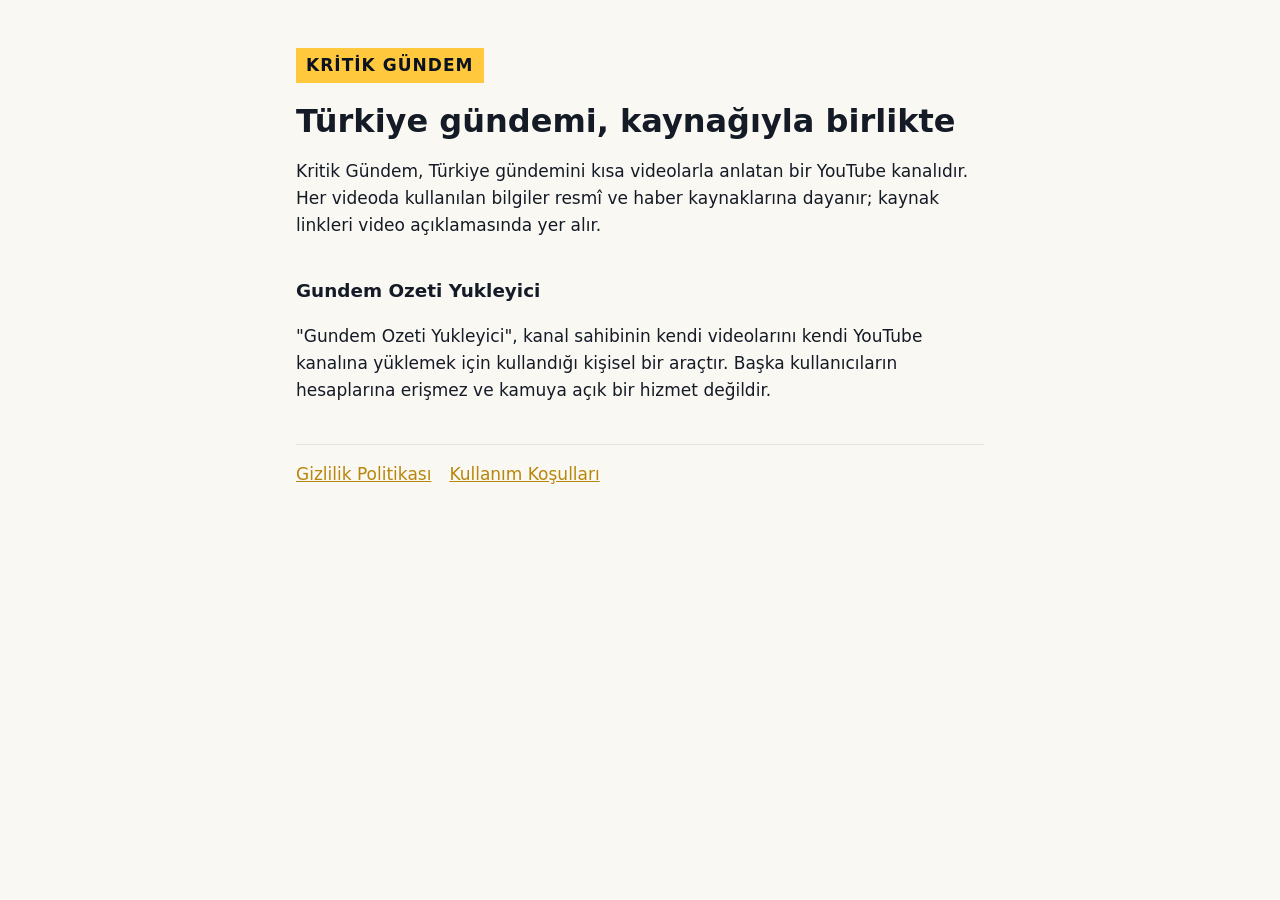
<file: index.html>
<!doctype html>
<html lang="tr"><head><meta charset="utf-8"><meta name="viewport" content="width=device-width,initial-scale=1">
<title>Kritik Gündem</title><link rel="stylesheet" href="stil.css"></head>
<body><main>
<span class="rozet">KRİTİK GÜNDEM</span>
<h1>Türkiye gündemi, kaynağıyla birlikte</h1>
<p>Kritik Gündem, Türkiye gündemini kısa videolarla anlatan bir YouTube kanalıdır. Her videoda kullanılan bilgiler
resmî ve haber kaynaklarına dayanır; kaynak linkleri video açıklamasında yer alır.</p>
<h2>Gundem Ozeti Yukleyici</h2>
<p>"Gundem Ozeti Yukleyici", kanal sahibinin kendi videolarını kendi YouTube kanalına yüklemek için kullandığı
kişisel bir araçtır. Başka kullanıcıların hesaplarına erişmez ve kamuya açık bir hizmet değildir.</p>
<nav><a href="gizlilik.html">Gizlilik Politikası</a><a href="kosullar.html">Kullanım Koşulları</a></nav>
</main></body></html>
</file>
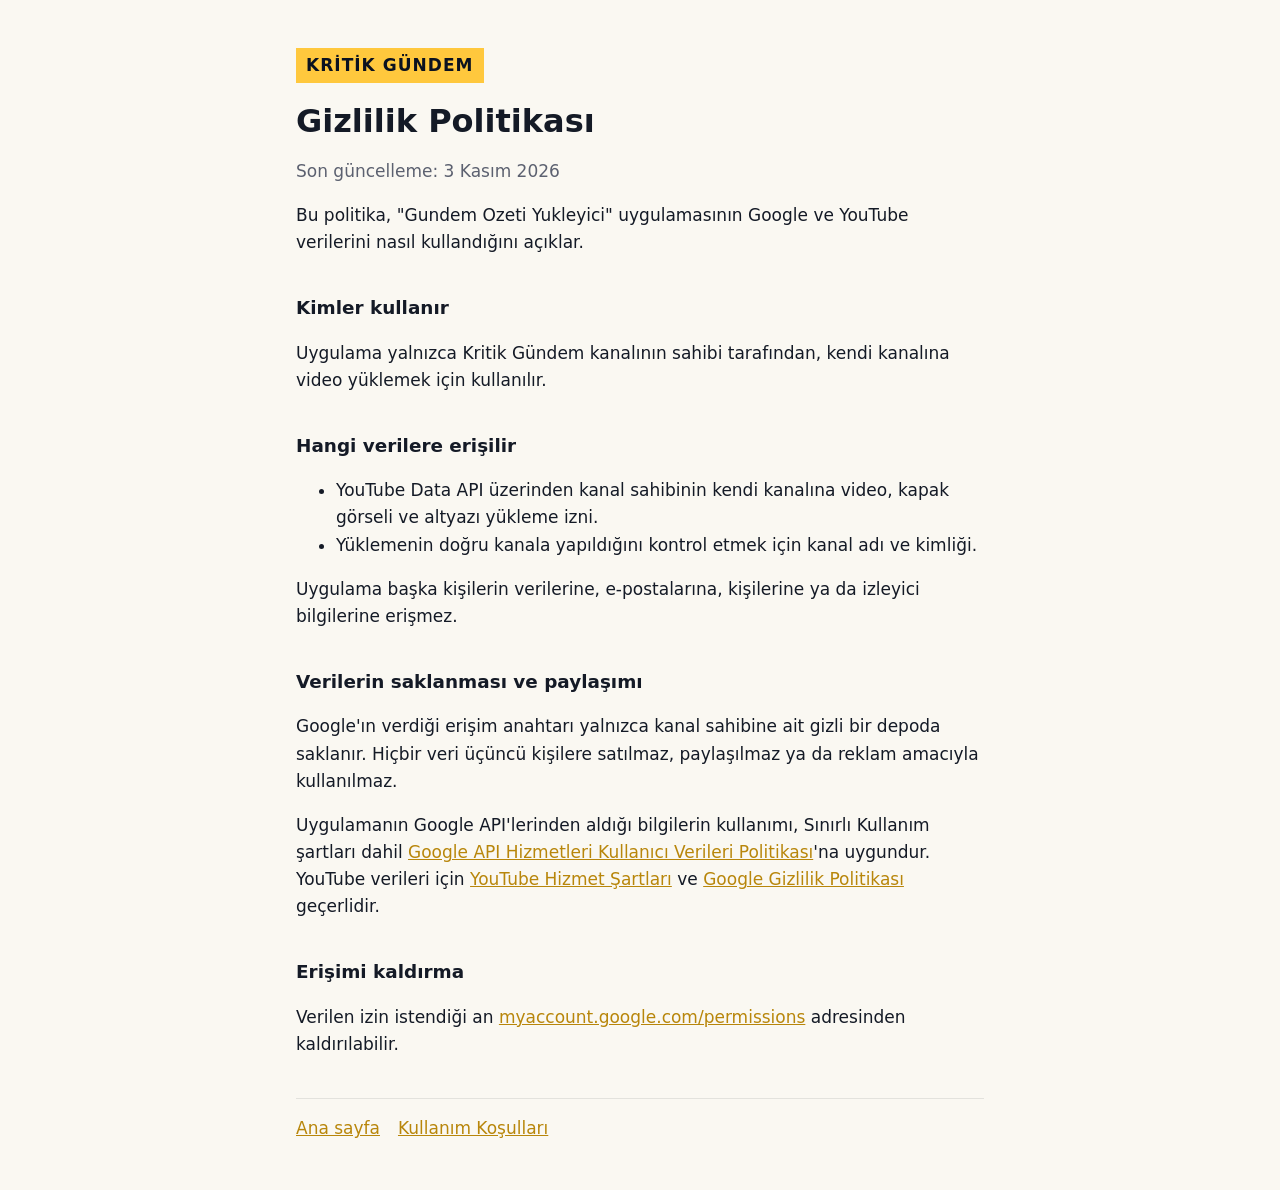
<file: gizlilik.html>
<!doctype html>
<html lang="tr"><head><meta charset="utf-8"><meta name="viewport" content="width=device-width,initial-scale=1">
<title>Gizlilik Politikası</title><link rel="stylesheet" href="stil.css"></head>
<body><main>
<span class="rozet">KRİTİK GÜNDEM</span>
<h1>Gizlilik Politikası</h1>
<p class="mut">Son güncelleme: 3 Kasım 2026</p>
<p>Bu politika, "Gundem Ozeti Yukleyici" uygulamasının Google ve YouTube verilerini nasıl kullandığını açıklar.</p>
<h2>Kimler kullanır</h2>
<p>Uygulama yalnızca Kritik Gündem kanalının sahibi tarafından, kendi kanalına video yüklemek için kullanılır.</p>
<h2>Hangi verilere erişilir</h2>
<ul>
<li>YouTube Data API üzerinden kanal sahibinin kendi kanalına video, kapak görseli ve altyazı yükleme izni.</li>
<li>Yüklemenin doğru kanala yapıldığını kontrol etmek için kanal adı ve kimliği.</li>
</ul>
<p>Uygulama başka kişilerin verilerine, e-postalarına, kişilerine ya da izleyici bilgilerine erişmez.</p>
<h2>Verilerin saklanması ve paylaşımı</h2>
<p>Google'ın verdiği erişim anahtarı yalnızca kanal sahibine ait gizli bir depoda saklanır. Hiçbir veri üçüncü
kişilere satılmaz, paylaşılmaz ya da reklam amacıyla kullanılmaz.</p>
<p>Uygulamanın Google API'lerinden aldığı bilgilerin kullanımı, Sınırlı Kullanım şartları dahil
<a href="https://developers.google.com/terms/api-services-user-data-policy">Google API Hizmetleri Kullanıcı Verileri Politikası</a>'na uygundur.
YouTube verileri için <a href="https://www.youtube.com/t/terms">YouTube Hizmet Şartları</a> ve
<a href="https://policies.google.com/privacy">Google Gizlilik Politikası</a> geçerlidir.</p>
<h2>Erişimi kaldırma</h2>
<p>Verilen izin istendiği an <a href="https://myaccount.google.com/permissions">myaccount.google.com/permissions</a>
adresinden kaldırılabilir.</p>
<nav><a href="index.html">Ana sayfa</a><a href="kosullar.html">Kullanım Koşulları</a></nav>
</main></body></html>
</file>
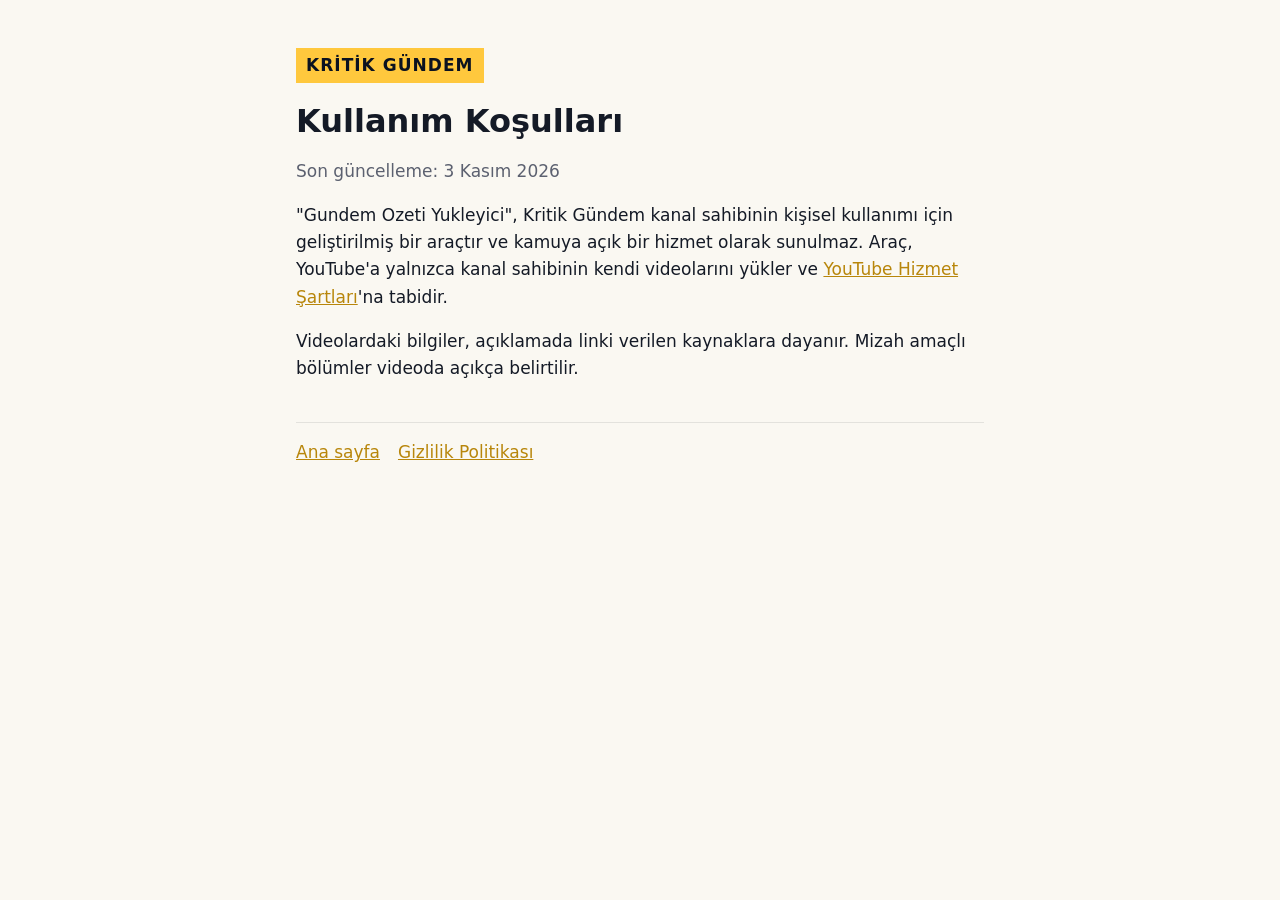
<file: kosullar.html>
<!doctype html>
<html lang="tr"><head><meta charset="utf-8"><meta name="viewport" content="width=device-width,initial-scale=1">
<title>Kullanım Koşulları</title><link rel="stylesheet" href="stil.css"></head>
<body><main>
<span class="rozet">KRİTİK GÜNDEM</span>
<h1>Kullanım Koşulları</h1>
<p class="mut">Son güncelleme: 3 Kasım 2026</p>
<p>"Gundem Ozeti Yukleyici", Kritik Gündem kanal sahibinin kişisel kullanımı için geliştirilmiş bir araçtır ve
kamuya açık bir hizmet olarak sunulmaz. Araç, YouTube'a yalnızca kanal sahibinin kendi videolarını yükler ve
<a href="https://www.youtube.com/t/terms">YouTube Hizmet Şartları</a>'na tabidir.</p>
<p>Videolardaki bilgiler, açıklamada linki verilen kaynaklara dayanır. Mizah amaçlı bölümler videoda açıkça belirtilir.</p>
<nav><a href="index.html">Ana sayfa</a><a href="gizlilik.html">Gizlilik Politikası</a></nav>
</main></body></html>
</file>
<file: stil.css>
:root{--bg:#0B1220;--fg:#F3F1EA;--mut:#9AA3B5;--acc:#FFC83D}
@media (prefers-color-scheme: light){:root{--bg:#FAF8F2;--fg:#141A26;--mut:#5C6170;--acc:#B8860B}}
*{box-sizing:border-box}body{margin:0;background:var(--bg);color:var(--fg);font:17px/1.6 system-ui,-apple-system,"Segoe UI",sans-serif}
main{max-width:720px;margin:0 auto;padding:48px 16px}
.rozet{display:inline-block;background:#FFC83D;color:#0B1220;font-weight:800;letter-spacing:.06em;padding:4px 10px}
h1{font-size:2rem;line-height:1.2;margin:.6em 0 .3em}h2{font-size:1.15rem;margin-top:2em}
p,li{color:var(--fg)}small,.mut{color:var(--mut)}a{color:var(--acc)}
nav{margin-top:40px;padding-top:16px;border-top:1px solid #8883;display:flex;gap:18px;flex-wrap:wrap}
</file>
